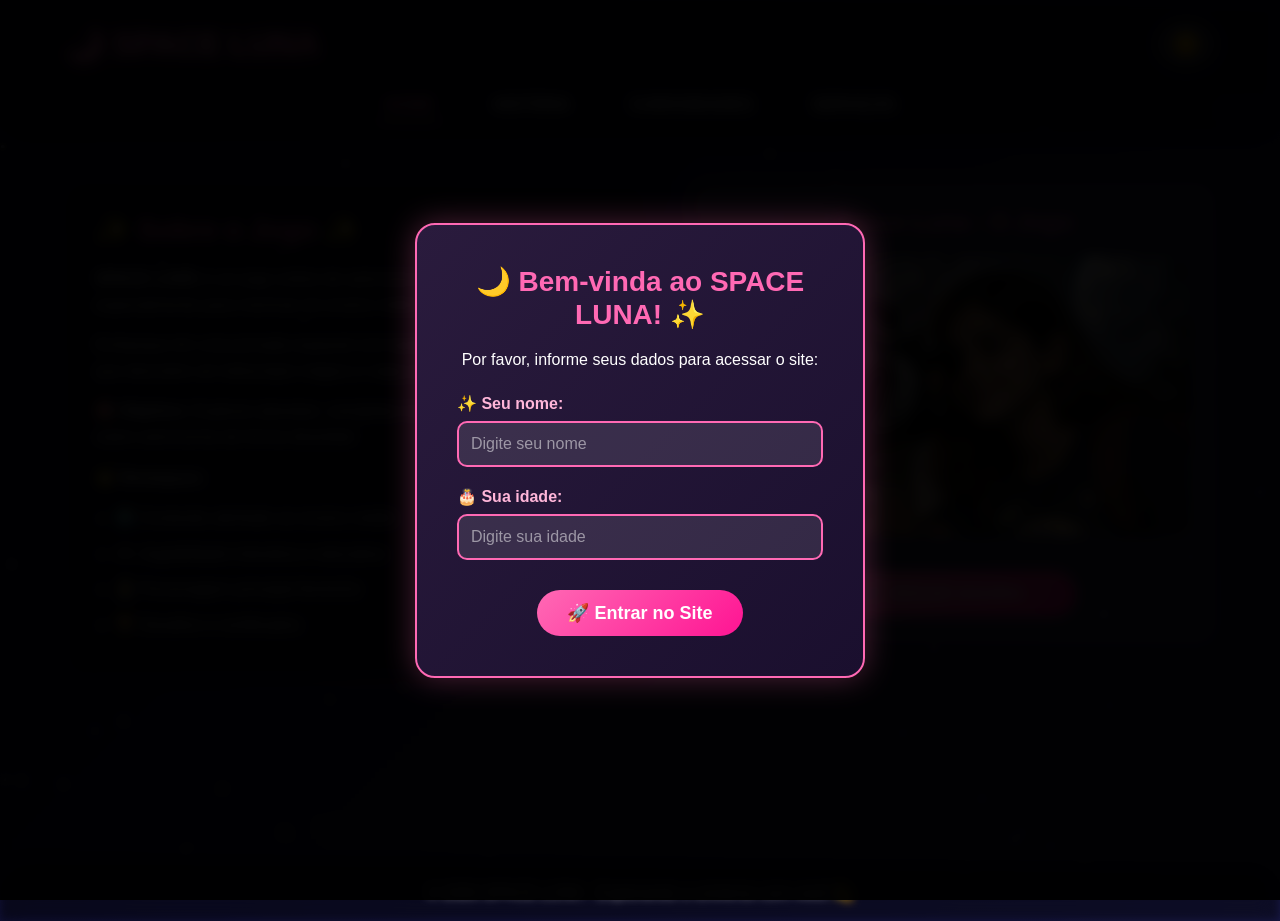
<file: index.html>
<!DOCTYPE html>
<html lang="pt-br">
<head>
    <meta charset="UTF-8">
    <meta name="viewport" content="width=device-width, initial-scale=1.0, user-scalable=yes">
    <title>SPACE LUNA - Home</title>
    <link rel="icon" type="image/svg+xml" href="data:image/svg+xml,<svg xmlns='http://www.w3.org/2000/svg' viewBox='0 0 100 100'><text x='50%25' y='50%25' font-size='80' text-anchor='middle' dominant-baseline='middle' fill='%23ff66cc'>🌙</text></svg>">
    <link rel="stylesheet" href="style.css">
</head>
<body>

    <!-- Modal de verificação de idade -->
    <div id="modal-idade" class="modal">
        <div class="modal-content">
            <h2>🌙 Bem-vinda ao SPACE LUNA! ✨</h2>
            <p>Por favor, informe seus dados para acessar o site:</p>
            
            <div class="campo-modal">
                <label>✨ Seu nome:</label>
                <input type="text" id="nome-usuario" placeholder="Digite seu nome" autocomplete="off">
            </div>
            
            <div class="campo-modal">
                <label>🎂 Sua idade:</label>
                <input type="number" id="idade-usuario" placeholder="Digite sua idade" min="0" max="120">
            </div>
            
            <button id="btn-verificar" class="btn-verificar">🚀 Entrar no Site</button>
        </div>
    </div>

    <header>
        <div class="header-container">
            <div class="logo-titulo">
                <h1>🌙 SPACE LUNA</h1>
            </div>
            <button id="btn-tema" class="btn-tema" aria-label="Mudar tema">🌞</button>
        </div>
        <nav>
            <a href="index.html" class="ativo">HOME</a>
            <a href="historia.html">HISTÓRIA</a>
            <a href="curiosidades.html">CURIOSIDADES</a>
            <a href="servicos.html">SERVIÇOS</a>
        </nav>
    </header>

    <main class="home">
        <section class="intro">
            <div class="home-container">
                <!-- Lado esquerdo - Texto explicativo -->
                <div class="home-texto">
                    <h2>✨ Sobre o Jogo ✨</h2>
                    <p><strong>SPACE LUNA</strong> é um jogo online de astronomia desenvolvido especialmente para meninas do ensino médio que amam o universo!</p>
                    <p>Embarque em uma jornada espacial com <strong>Luna</strong>, uma jovem estudante que descobre um telescópio mágico e viaja pelo Sistema Solar.</p>
                    <p>🎯 <strong>Objetivo:</strong> Explorar planetas, completar missões científicas e aprender sobre astronomia de forma divertida!</p>
                    <p>🌟 <strong>Destaques:</strong></p>
                    <ul>
                        <li>🌍 Conteúdo alinhado ao ensino médio</li>
                        <li>🎮 Jogabilidade interativa e educativa</li>
                        <li>👩‍🚀 Personagem principal feminina</li>
                        <li>🏆 Desafios e certificados</li>
                    </ul>
                </div>

                <!-- Lado direito - JOGO -->
                <div class="home-jogo">
                    <div class="jogo-card">
                        <h3>Space Luna - O Jogo</h3>
                        <div class="jogo-preview">
                            <img src="luna-personagem3.PNG" alt="Prévia do jogo Space Luna" class="preview-imagem" onerror="this.src='https://via.placeholder.com/400x280/2a1b3d/ff69b4?text=🌙+SPACE+LUNA+🚀'">
                        </div>
                        <a href="Space_Luna_Sistema_Solar/index.html" target="_blank" class="btn-jogar-agora">🔗 JOGAR AGORA →</a>
                    </div>
                </div>
            </div>
        </section>
    </main>

    <footer>
        <p>&copy; 2026 SPACE LUNA - Explorando o universo com você 💫</p>
    </footer>

    <div class="stars" id="stars"></div>

    <script>
        function createStars() {
            const starsContainer = document.getElementById('stars');
            if (!starsContainer) return;
            const numStars = 150;
            starsContainer.innerHTML = '';
            for (let i = 0; i < numStars; i++) {
                const star = document.createElement('div');
                star.classList.add('star');
                const size = Math.random() * 3 + 1;
                star.style.width = size + 'px';
                star.style.height = size + 'px';
                star.style.left = Math.random() * 100 + '%';
                star.style.top = Math.random() * 100 + '%';
                const duration = Math.random() * 3 + 2;
                star.style.animationDuration = duration + 's';
                star.style.animationDelay = Math.random() * 5 + 's';
                starsContainer.appendChild(star);
            }
        }
        createStars();

        // Verificação de idade
        const usuarioAprovado = sessionStorage.getItem('spaceLunaAprovado');
        const modal = document.getElementById('modal-idade');
        const header = document.querySelector('header');
        const footer = document.querySelector('footer');
        const main = document.querySelector('main');
        
        function blurContent() {
            if (main) main.style.filter = 'blur(5px)';
            if (header) header.style.filter = 'blur(5px)';
            if (footer) footer.style.filter = 'blur(5px)';
        }
        
        function unblurContent() {
            if (main) main.style.filter = 'none';
            if (header) header.style.filter = 'none';
            if (footer) footer.style.filter = 'none';
        }
        
        if (usuarioAprovado === 'true') {
            if (modal) modal.style.display = 'none';
            unblurContent();
        } else {
            if (modal) modal.style.display = 'flex';
            blurContent();
        }
        
        const btnVerificar = document.getElementById('btn-verificar');
        if (btnVerificar) {
            btnVerificar.addEventListener('click', function() {
                const nomeInput = document.getElementById('nome-usuario');
                const idadeInput = document.getElementById('idade-usuario');
                const nome = nomeInput ? nomeInput.value.trim() : '';
                const idade = idadeInput ? parseInt(idadeInput.value) : 0;
                
                if (nome === '') {
                    alert('Por favor, digite seu nome!');
                    if (nomeInput) nomeInput.focus();
                    return;
                }
                if (isNaN(idade) || idade <= 0) {
                    alert('Por favor, digite uma idade válida!');
                    if (idadeInput) idadeInput.focus();
                    return;
                }
                if (idade < 15) {
                    alert(`🚫 Olá ${nome}! Infelizmente você tem apenas ${idade} anos.\n\nO SPACE LUNA é recomendado para meninas a partir de 15 anos.`);
                    if (nomeInput) nomeInput.value = '';
                    if (idadeInput) idadeInput.value = '';
                } else {
                    alert(`✨ Bem-vinda ${nome}! ✨\n\nPrepare-se para explorar o Sistema Solar com a Luna! 🚀🌙`);
                    if (modal) modal.style.display = 'none';
                    unblurContent();
                    sessionStorage.setItem('spaceLunaAprovado', 'true');
                }
            });
        }

        // Tema rosa claro/escuro
        const btnTema = document.getElementById('btn-tema');
        const body = document.body;
        const temaSalvo = localStorage.getItem('temaSpaceLuna');
        
        if (temaSalvo === 'claro') {
            body.classList.add('tema-claro');
            if (btnTema) btnTema.textContent = '🌙';
        } else {
            if (btnTema) btnTema.textContent = '🌞';
        }
        
        if (btnTema) {
            btnTema.addEventListener('click', () => {
                body.classList.toggle('tema-claro');
                if (body.classList.contains('tema-claro')) {
                    localStorage.setItem('temaSpaceLuna', 'claro');
                    btnTema.textContent = '🌙';
                } else {
                    localStorage.setItem('temaSpaceLuna', 'escuro');
                    btnTema.textContent = '🌞';
                }
            });
        }
    </script>
</body>
</html>
</file>
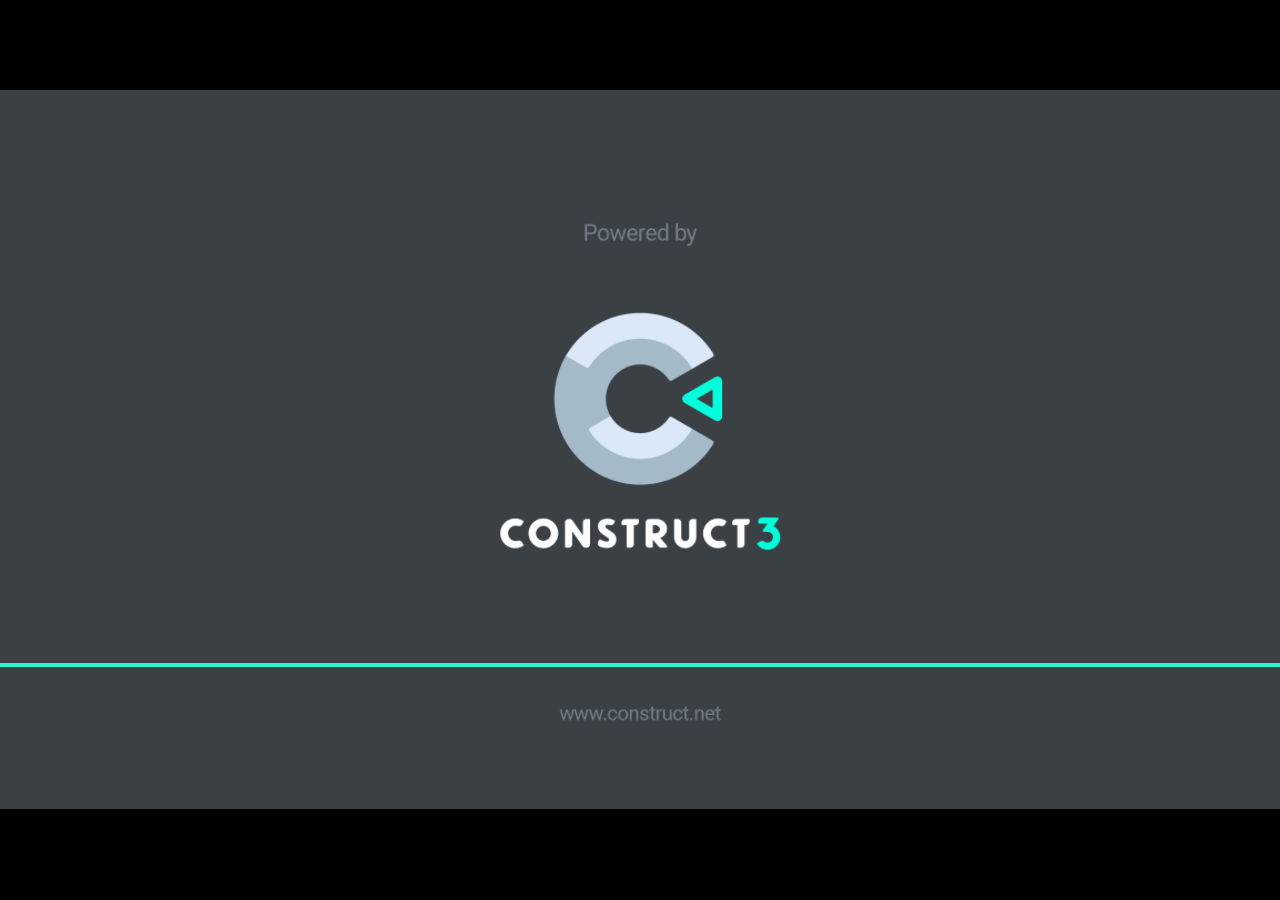
<file: Space_Luna_Sistema_Solar/index.html>
<!DOCTYPE html>
<html>
<head>
    <meta charset="UTF-8">
	<title>Space_Luna_Sistema_Solar</title>
	<meta name="viewport" content="width=device-width, initial-scale=1.0, maximum-scale=1.0, minimum-scale=1.0, user-scalable=no">
	
	<!-- Made with Construct, the game and app creator :: https://www.construct.net -->
	<meta name="generator" content="Scirra Construct">



	<link rel="manifest" href="appmanifest.json">
	<link rel="apple-touch-icon" sizes="128x128" href="icons/icon-128.png">
	<link rel="apple-touch-icon" sizes="256x256" href="icons/icon-256.png">
	<link rel="apple-touch-icon" sizes="512x512" href="icons/icon-512.png">
	<link rel="icon" type="image/png" href="icons/icon-512.png">

	<link rel="stylesheet" href="style.css">



</head> 
 
<body>

	

<script>
if (location.protocol.substr(0, 4) === "file")
{
	alert("Web exports won't work until you upload them. (When running on the file: protocol, browsers block many features from working for security reasons.)");
}
</script>
	
	<noscript>
		<div id="notSupportedWrap">
			<h2 id="notSupportedTitle">This content requires JavaScript</h2>
			<p class="notSupportedMessage">JavaScript appears to be disabled. Please enable it to view this content.</p>
		</div>
	</noscript>
	<script src="scripts/modernjscheck.js"></script>
	<script src="scripts/supportcheck.js"></script>
	<script src="scripts/offlineclient.js" type="module"></script>
	<script src="scripts/main.js" type="module"></script>
	<script src="scripts/register-sw.js" type="module"></script>

</body> 
</html>
</file>
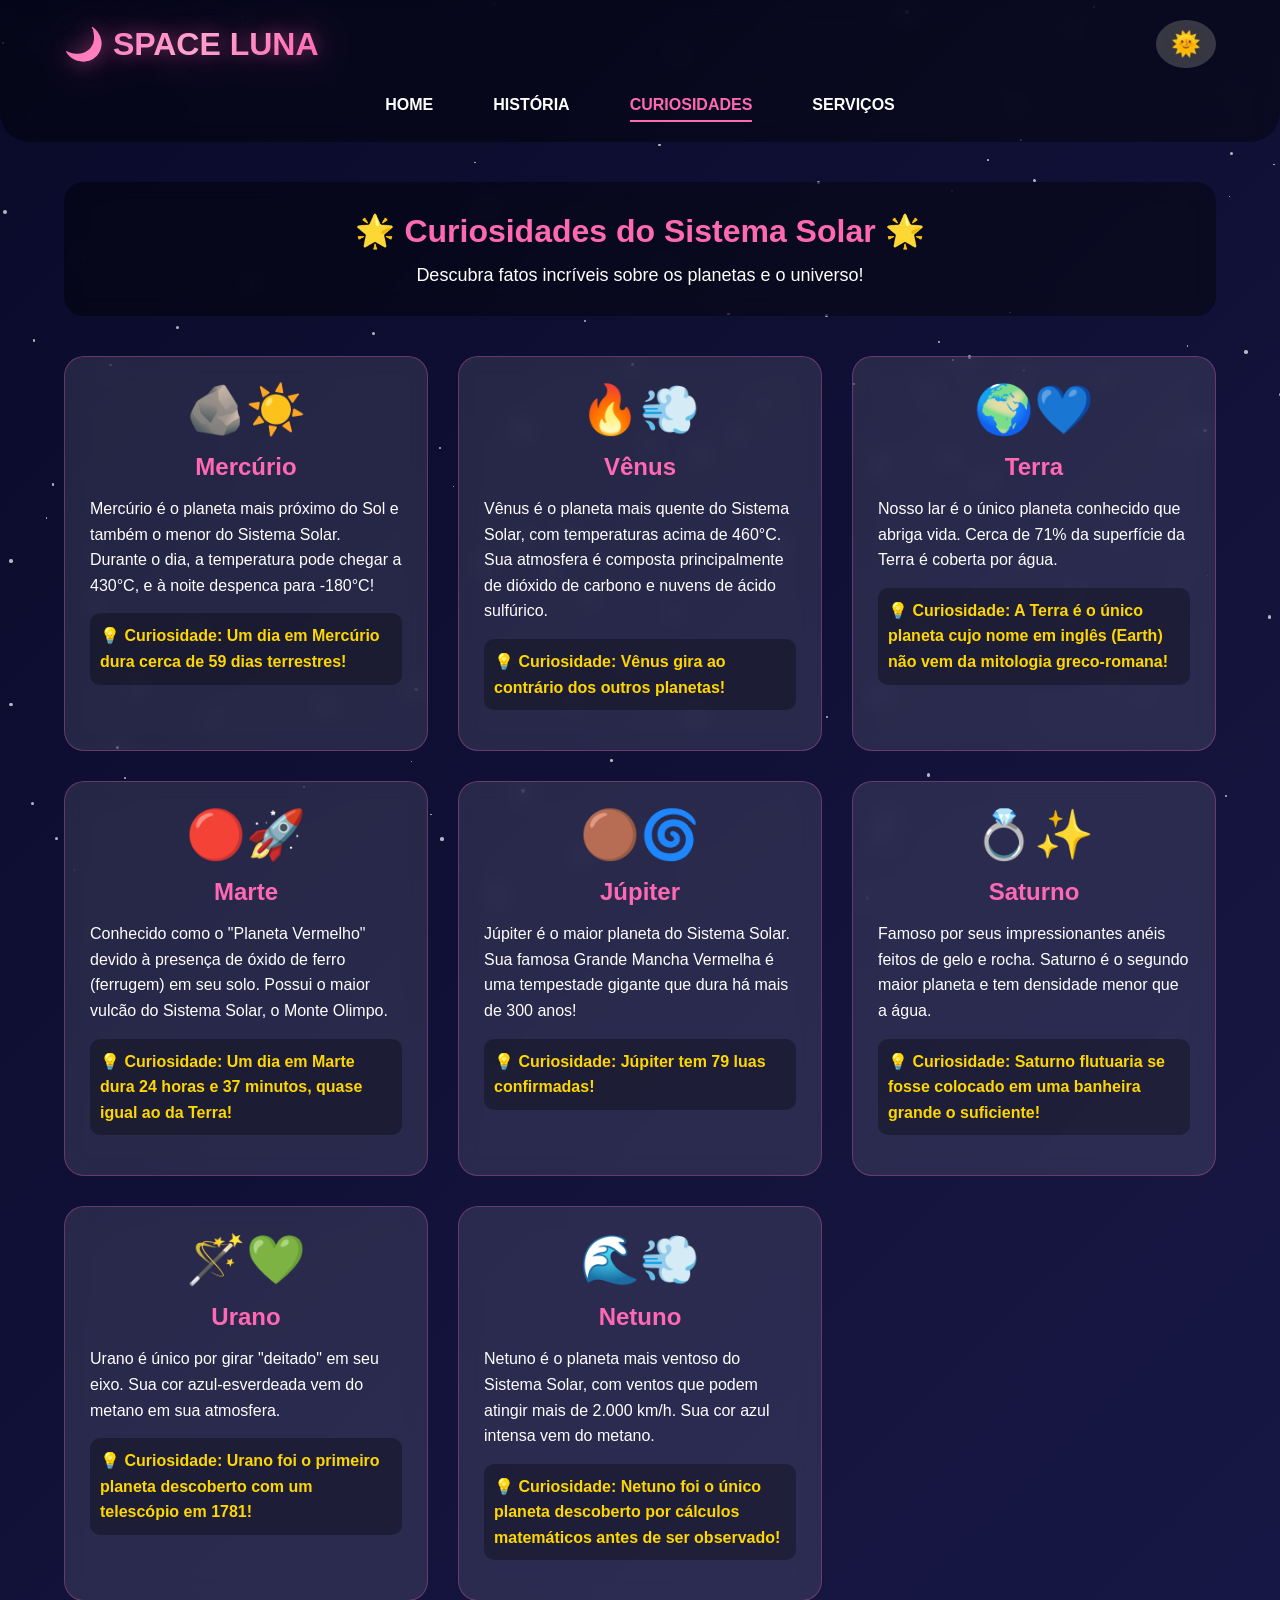
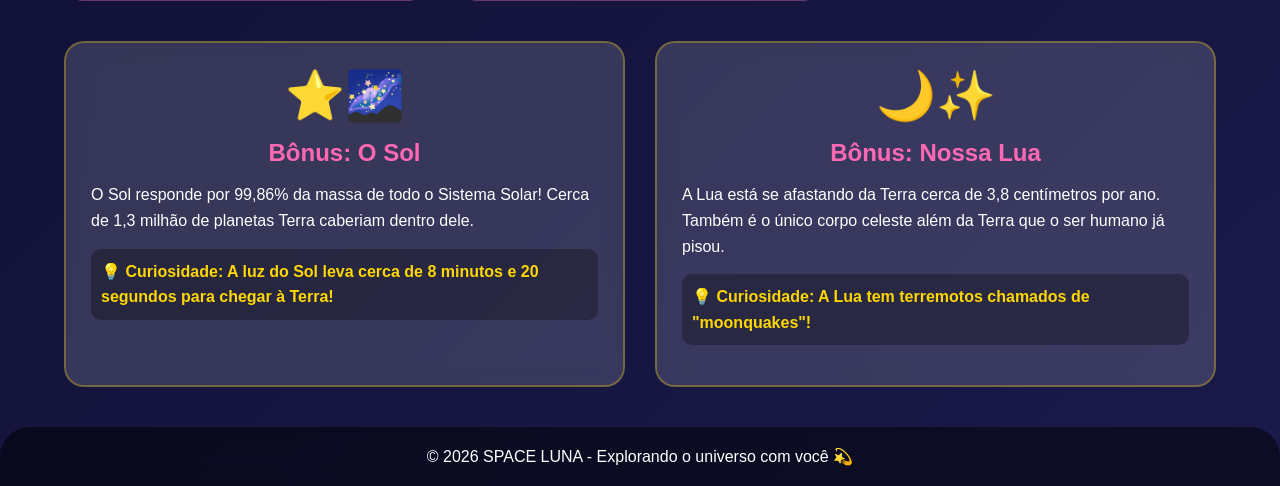
<file: curiosidades.html>
<!DOCTYPE html>
<html lang="pt-br">
<head>
    <meta charset="UTF-8">
    <meta name="viewport" content="width=device-width, initial-scale=1.0">
    <title>SPACE LUNA - Curiosidades</title>
    <link rel="icon" type="image/svg+xml" href="data:image/svg+xml,<svg xmlns='http://www.w3.org/2000/svg' viewBox='0 0 100 100'><text x='50%25' y='50%25' font-size='80' text-anchor='middle' dominant-baseline='middle' fill='%23ff66cc'>🌙</text></svg>">
    <link rel="stylesheet" href="style.css">
</head>
<body>

    <header>
        <div class="header-container">
            <div class="logo-titulo">
                <h1>🌙 SPACE LUNA</h1>
            </div>
            <button id="btn-tema" class="btn-tema" aria-label="Mudar tema">🌞</button>
        </div>
        <nav>
            <a href="index.html">HOME</a>
            <a href="historia.html">HISTÓRIA</a>
            <a href="curiosidades.html" class="ativo">CURIOSIDADES</a>
            <a href="servicos.html">SERVIÇOS</a>
        </nav>
    </header>

    <main>
        <div class="curiosidades-container">
            <div class="curiosidades-header">
                <h2>🌟 Curiosidades do Sistema Solar 🌟</h2>
                <p>Descubra fatos incríveis sobre os planetas e o universo!</p>
            </div>

            <div class="planetas-grid">
                <!-- MERCÚRIO -->
                <div class="card-curiosidade">
                    <div class="planeta-icon">🪨☀️</div>
                    <h3>Mercúrio</h3>
                    <p>Mercúrio é o planeta mais próximo do Sol e também o menor do Sistema Solar. Durante o dia, a temperatura pode chegar a 430°C, e à noite despenca para -180°C!</p>
                    <p class="curiosidade-destaque">💡 Curiosidade: Um dia em Mercúrio dura cerca de 59 dias terrestres!</p>
                </div>

                <!-- VÊNUS -->
                <div class="card-curiosidade">
                    <div class="planeta-icon">🔥💨</div>
                    <h3>Vênus</h3>
                    <p>Vênus é o planeta mais quente do Sistema Solar, com temperaturas acima de 460°C. Sua atmosfera é composta principalmente de dióxido de carbono e nuvens de ácido sulfúrico.</p>
                    <p class="curiosidade-destaque">💡 Curiosidade: Vênus gira ao contrário dos outros planetas!</p>
                </div>

                <!-- TERRA -->
                <div class="card-curiosidade">
                    <div class="planeta-icon">🌍💙</div>
                    <h3>Terra</h3>
                    <p>Nosso lar é o único planeta conhecido que abriga vida. Cerca de 71% da superfície da Terra é coberta por água.</p>
                    <p class="curiosidade-destaque">💡 Curiosidade: A Terra é o único planeta cujo nome em inglês (Earth) não vem da mitologia greco-romana!</p>
                </div>

                <!-- MARTE -->
                <div class="card-curiosidade">
                    <div class="planeta-icon">🔴🚀</div>
                    <h3>Marte</h3>
                    <p>Conhecido como o "Planeta Vermelho" devido à presença de óxido de ferro (ferrugem) em seu solo. Possui o maior vulcão do Sistema Solar, o Monte Olimpo.</p>
                    <p class="curiosidade-destaque">💡 Curiosidade: Um dia em Marte dura 24 horas e 37 minutos, quase igual ao da Terra!</p>
                </div>

                <!-- JÚPITER -->
                <div class="card-curiosidade">
                    <div class="planeta-icon">🟤🌀</div>
                    <h3>Júpiter</h3>
                    <p>Júpiter é o maior planeta do Sistema Solar. Sua famosa Grande Mancha Vermelha é uma tempestade gigante que dura há mais de 300 anos!</p>
                    <p class="curiosidade-destaque">💡 Curiosidade: Júpiter tem 79 luas confirmadas!</p>
                </div>

                <!-- SATURNO -->
                <div class="card-curiosidade">
                    <div class="planeta-icon">💍✨</div>
                    <h3>Saturno</h3>
                    <p>Famoso por seus impressionantes anéis feitos de gelo e rocha. Saturno é o segundo maior planeta e tem densidade menor que a água.</p>
                    <p class="curiosidade-destaque">💡 Curiosidade: Saturno flutuaria se fosse colocado em uma banheira grande o suficiente!</p>
                </div>

                <!-- URANO -->
                <div class="card-curiosidade">
                    <div class="planeta-icon">🪄💚</div>
                    <h3>Urano</h3>
                    <p>Urano é único por girar "deitado" em seu eixo. Sua cor azul-esverdeada vem do metano em sua atmosfera.</p>
                    <p class="curiosidade-destaque">💡 Curiosidade: Urano foi o primeiro planeta descoberto com um telescópio em 1781!</p>
                </div>

                <!-- NETUNO -->
                <div class="card-curiosidade">
                    <div class="planeta-icon">🌊💨</div>
                    <h3>Netuno</h3>
                    <p>Netuno é o planeta mais ventoso do Sistema Solar, com ventos que podem atingir mais de 2.000 km/h. Sua cor azul intensa vem do metano.</p>
                    <p class="curiosidade-destaque">💡 Curiosidade: Netuno foi o único planeta descoberto por cálculos matemáticos antes de ser observado!</p>
                </div>
            </div>

            <!-- BÔNUS: CURIOSIDADES EXTRAS -->
            <div class="curiosidades-extra">
                <div class="card-curiosidade extra">
                    <div class="planeta-icon">⭐🌌</div>
                    <h3>Bônus: O Sol</h3>
                    <p>O Sol responde por 99,86% da massa de todo o Sistema Solar! Cerca de 1,3 milhão de planetas Terra caberiam dentro dele.</p>
                    <p class="curiosidade-destaque">💡 Curiosidade: A luz do Sol leva cerca de 8 minutos e 20 segundos para chegar à Terra!</p>
                </div>

                <div class="card-curiosidade extra">
                    <div class="planeta-icon">🌙✨</div>
                    <h3>Bônus: Nossa Lua</h3>
                    <p>A Lua está se afastando da Terra cerca de 3,8 centímetros por ano. Também é o único corpo celeste além da Terra que o ser humano já pisou.</p>
                    <p class="curiosidade-destaque">💡 Curiosidade: A Lua tem terremotos chamados de "moonquakes"!</p>
                </div>
            </div>
        </div>
    </main>

    <footer>
        <p>&copy; 2026 SPACE LUNA - Explorando o universo com você 💫</p>
    </footer>

    <div class="stars" id="stars"></div>

    <script>
        function createStars() {
            const starsContainer = document.getElementById('stars');
            if (!starsContainer) return;
            const numStars = 150;
            starsContainer.innerHTML = '';
            for (let i = 0; i < numStars; i++) {
                const star = document.createElement('div');
                star.classList.add('star');
                const size = Math.random() * 3 + 1;
                star.style.width = size + 'px';
                star.style.height = size + 'px';
                star.style.left = Math.random() * 100 + '%';
                star.style.top = Math.random() * 100 + '%';
                const duration = Math.random() * 3 + 2;
                star.style.animationDuration = duration + 's';
                star.style.animationDelay = Math.random() * 5 + 's';
                starsContainer.appendChild(star);
            }
        }
        createStars();

        // Tema rosa claro/escuro
        const btnTema = document.getElementById('btn-tema');
        const body = document.body;
        const temaSalvo = localStorage.getItem('temaSpaceLuna');
        
        if (temaSalvo === 'claro') {
            body.classList.add('tema-claro');
            if (btnTema) btnTema.textContent = '🌙';
        } else {
            if (btnTema) btnTema.textContent = '🌞';
        }
        
        if (btnTema) {
            btnTema.addEventListener('click', () => {
                body.classList.toggle('tema-claro');
                if (body.classList.contains('tema-claro')) {
                    localStorage.setItem('temaSpaceLuna', 'claro');
                    btnTema.textContent = '🌙';
                } else {
                    localStorage.setItem('temaSpaceLuna', 'escuro');
                    btnTema.textContent = '🌞';
                }
            });
        }
    </script>
</body>
</html>
</file>
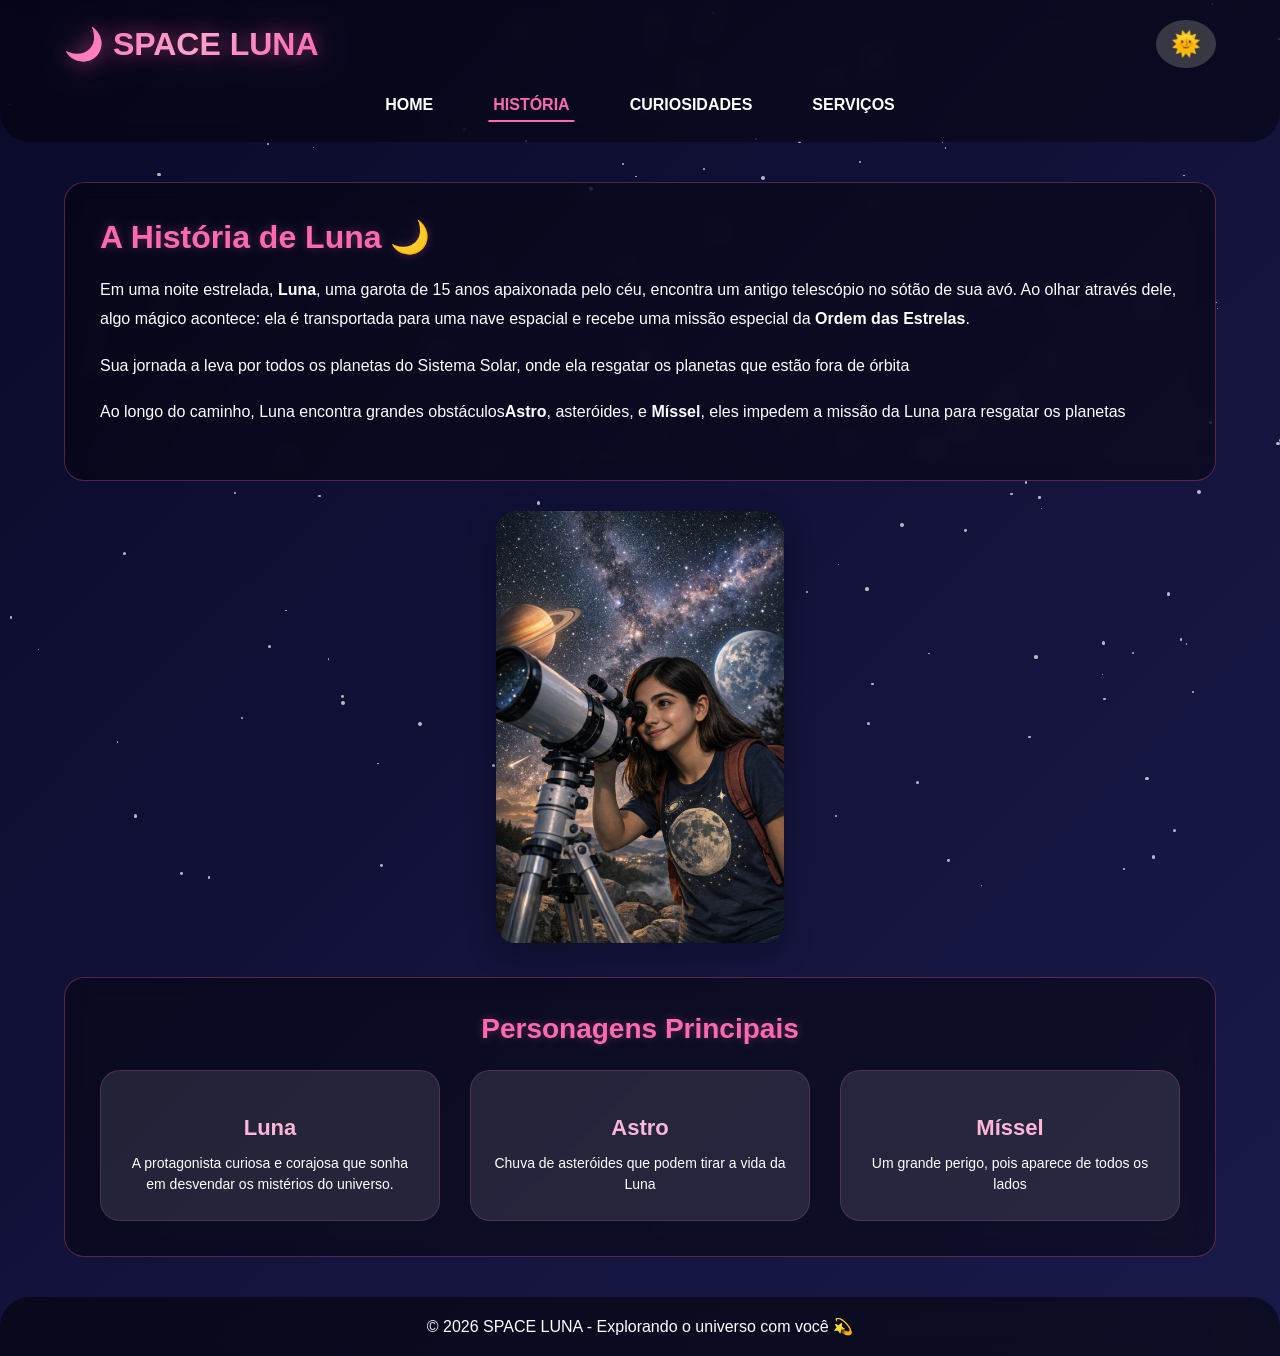
<file: historia.html>
<!DOCTYPE html>
<html lang="pt-br">
<head>
    <meta charset="UTF-8">
    <meta name="viewport" content="width=device-width, initial-scale=1.0">
    <title>SPACE LUNA - História</title>
    <link rel="icon" type="image/svg+xml" href="data:image/svg+xml,<svg xmlns='http://www.w3.org/2000/svg' viewBox='0 0 100 100'><text x='50%25' y='50%25' font-size='80' text-anchor='middle' dominant-baseline='middle' fill='%23ff66cc'>🌙</text></svg>">
    <link rel="stylesheet" href="style.css">
</head>
<body>

    <header>
        <div class="header-container">
            <div class="logo-titulo">
                <h1>🌙 SPACE LUNA</h1>
            </div>
            <button id="btn-tema" class="btn-tema" aria-label="Mudar tema">🌞</button>
        </div>
        <nav>
            <a href="index.html">HOME</a>
            <a href="historia.html" class="ativo">HISTÓRIA</a>
            <a href="curiosidades.html">CURIOSIDADES</a>
            <a href="servicos.html">SERVIÇOS</a>
        </nav>
    </header>

    <main>
        <div class="historia-container">
            <div class="historia-texto">
                <h2>A História de Luna 🌙</h2>
                <p>Em uma noite estrelada, <strong>Luna</strong>, uma garota de 15 anos apaixonada pelo céu, encontra um antigo telescópio no sótão de sua avó. Ao olhar através dele, algo mágico acontece: ela é transportada para uma nave espacial e recebe uma missão especial da <strong>Ordem das Estrelas</strong>.</p>
                <p>Sua jornada a leva por todos os planetas do Sistema Solar, onde ela resgatar os planetas que estão fora de órbita</p>
                <p>Ao longo do caminho, Luna encontra grandes obstáculos<strong>Astro</strong>, asteróides, e <strong>Míssel</strong>,  eles impedem a missão da Luna para resgatar os planetas</p>
            </div>

            <div class="historia-imagem">
                <img src="luna-personagem2.png" alt="Luna astronauta" onerror="this.src='https://via.placeholder.com/600x300/2a1b3d/ff69b4?text=🌙+Luna+em+missão+espacial+🚀'">
            </div>

            <div class="historia-personagens">
                <h3> Personagens Principais</h3>
                <div class="personagens-grid">
                    <div class="personagem-card">
                        <div class="personagem-icon"></div>
                        <h4>Luna</h4>
                        <p>A protagonista curiosa e corajosa que sonha em desvendar os mistérios do universo.</p>
                    </div>
                    <div class="personagem-card">
                        <div class="personagem-icon"> </div>
                        <h4>Astro</h4>
                        <p> Chuva de asteróides que podem tirar a vida da Luna</p>
                    </div>
                    <div class="personagem-card">
                        <div class="personagem-icon"> </div>
                        <h4>Míssel</h4>
                        <p>Um grande perigo, pois aparece de todos os lados</p>
                    </div>
                </div>
            </div>
        </div>
    </main>

    <footer>
        <p>&copy; 2026 SPACE LUNA - Explorando o universo com você 💫</p>
    </footer>

    <div class="stars" id="stars"></div>

    <script>
        function createStars() {
            const starsContainer = document.getElementById('stars');
            if (!starsContainer) return;
            const numStars = 150;
            starsContainer.innerHTML = '';
            for (let i = 0; i < numStars; i++) {
                const star = document.createElement('div');
                star.classList.add('star');
                const size = Math.random() * 3 + 1;
                star.style.width = size + 'px';
                star.style.height = size + 'px';
                star.style.left = Math.random() * 100 + '%';
                star.style.top = Math.random() * 100 + '%';
                const duration = Math.random() * 3 + 2;
                star.style.animationDuration = duration + 's';
                star.style.animationDelay = Math.random() * 5 + 's';
                starsContainer.appendChild(star);
            }
        }
        createStars();

        // Tema rosa claro/escuro
        const btnTema = document.getElementById('btn-tema');
        const body = document.body;
        const temaSalvo = localStorage.getItem('temaSpaceLuna');
        
        if (temaSalvo === 'claro') {
            body.classList.add('tema-claro');
            if (btnTema) btnTema.textContent = '🌙';
        } else {
            if (btnTema) btnTema.textContent = '🌞';
        }
        
        if (btnTema) {
            btnTema.addEventListener('click', () => {
                body.classList.toggle('tema-claro');
                if (body.classList.contains('tema-claro')) {
                    localStorage.setItem('temaSpaceLuna', 'claro');
                    btnTema.textContent = '🌙';
                } else {
                    localStorage.setItem('temaSpaceLuna', 'escuro');
                    btnTema.textContent = '🌞';
                }
            });
        }
    </script>
</body>
</html>
</file>
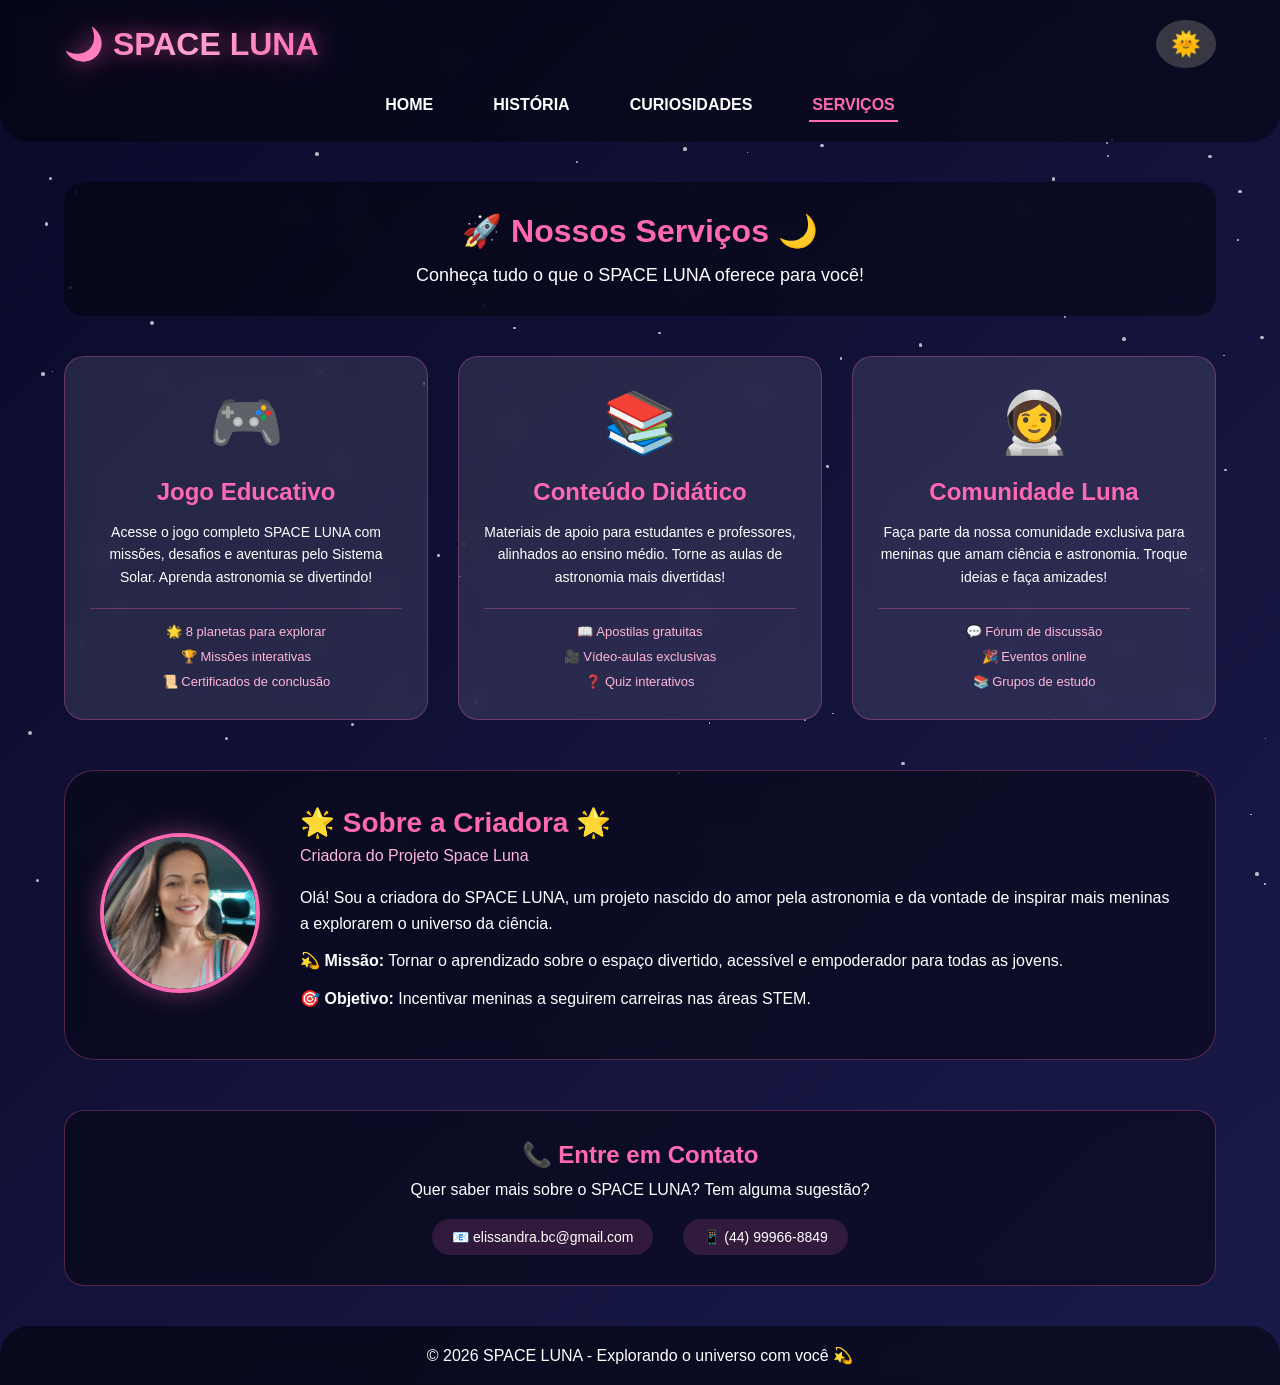
<file: servicos.html>
<!DOCTYPE html>
<html lang="pt-br">
<head>
    <meta charset="UTF-8">
    <meta name="viewport" content="width=device-width, initial-scale=1.0">
    <title>SPACE LUNA - Serviços</title>
    <link rel="icon" type="image/svg+xml" href="data:image/svg+xml,<svg xmlns='http://www.w3.org/2000/svg' viewBox='0 0 100 100'><text x='50%25' y='50%25' font-size='80' text-anchor='middle' dominant-baseline='middle' fill='%23ff66cc'>🌙</text></svg>">
    <link rel="stylesheet" href="style.css">
</head>
<body>

    <header>
        <div class="header-container">
            <div class="logo-titulo">
                <h1>🌙 SPACE LUNA</h1>
            </div>
            <button id="btn-tema" class="btn-tema" aria-label="Mudar tema">🌞</button>
        </div>
        <nav>
            <a href="index.html">HOME</a>
            <a href="historia.html">HISTÓRIA</a>
            <a href="curiosidades.html">CURIOSIDADES</a>
            <a href="servicos.html" class="ativo">SERVIÇOS</a>
        </nav>
    </header>

    <main>
        <div class="servicos-container">
            <div class="servicos-header">
                <h2>🚀 Nossos Serviços 🌙</h2>
                <p>Conheça tudo o que o SPACE LUNA oferece para você!</p>
            </div>

            <!-- GRID DE SERVIÇOS - APENAS 3 ITENS -->
            <div class="servicos-grid">
                <!-- Serviço 1 -->
                <div class="servico-card">
                    <div class="servico-icon">🎮</div>
                    <h3>Jogo Educativo</h3>
                    <p>Acesse o jogo completo SPACE LUNA com missões, desafios e aventuras pelo Sistema Solar. Aprenda astronomia se divertindo!</p>
                    <div class="servico-destaque">
                        <span>🌟 8 planetas para explorar</span>
                        <span>🏆 Missões interativas</span>
                        <span>📜 Certificados de conclusão</span>
                    </div>
                </div>

                <!-- Serviço 2 -->
                <div class="servico-card">
                    <div class="servico-icon">📚</div>
                    <h3>Conteúdo Didático</h3>
                    <p>Materiais de apoio para estudantes e professores, alinhados ao ensino médio. Torne as aulas de astronomia mais divertidas!</p>
                    <div class="servico-destaque">
                        <span>📖 Apostilas gratuitas</span>
                        <span>🎥 Vídeo-aulas exclusivas</span>
                        <span>❓ Quiz interativos</span>
                    </div>
                </div>

                <!-- Serviço 3 -->
                <div class="servico-card">
                    <div class="servico-icon">👩‍🚀</div>
                    <h3>Comunidade Luna</h3>
                    <p>Faça parte da nossa comunidade exclusiva para meninas que amam ciência e astronomia. Troque ideias e faça amizades!</p>
                    <div class="servico-destaque">
                        <span>💬 Fórum de discussão</span>
                        <span>🎉 Eventos online</span>
                        <span>📚 Grupos de estudo</span>
                    </div>
                </div>
            </div>

            <!-- SEÇÃO DA CRIADORA COM FOTO REDONDA -->
            <div class="criadora-section">
                <div class="criadora-card">
                    <div class="foto-criadora">
                        <img src="minha-foto.jpeg" alt="Foto da Criadora" id="foto-perfil" onerror="this.src='https://via.placeholder.com/150/ff69b4/ffffff?text=🌙+SUA+FOTO+AQUI'">
                    </div>
                    <div class="criadora-info">
                        <h3>🌟 Sobre a Criadora 🌟</h3>
                        <h4>Criadora do Projeto Space Luna</h4>
                        <p>Olá! Sou a criadora do SPACE LUNA, um projeto nascido do amor pela astronomia e da vontade de inspirar mais meninas a explorarem o universo da ciência.</p>
                        <p>💫 <strong>Missão:</strong> Tornar o aprendizado sobre o espaço divertido, acessível e empoderador para todas as jovens.</p>
                        <p>🎯 <strong>Objetivo:</strong> Incentivar meninas a seguirem carreiras nas áreas STEM.</p>
                    </div>
                </div>
            </div>

            <!-- SEÇÃO DE CONTATO SIMPLIFICADA -->
            <div class="servicos-contato">
                <h3>📞 Entre em Contato</h3>
                <p>Quer saber mais sobre o SPACE LUNA? Tem alguma sugestão?</p>
                <div class="contato-info">
                    <div class="contato-item">📧 elissandra.bc@gmail.com</div>
                    <div class="contato-item">📱 (44) 99966-8849</div>
                </div>
            </div>
        </div>
    </main>

    <footer>
        <p>&copy; 2026 SPACE LUNA - Explorando o universo com você 💫</p>
    </footer>

    <div class="stars" id="stars"></div>

    <script>
        function createStars() {
            const starsContainer = document.getElementById('stars');
            if (!starsContainer) return;
            const numStars = 150;
            starsContainer.innerHTML = '';
            for (let i = 0; i < numStars; i++) {
                const star = document.createElement('div');
                star.classList.add('star');
                const size = Math.random() * 3 + 1;
                star.style.width = size + 'px';
                star.style.height = size + 'px';
                star.style.left = Math.random() * 100 + '%';
                star.style.top = Math.random() * 100 + '%';
                const duration = Math.random() * 3 + 2;
                star.style.animationDuration = duration + 's';
                star.style.animationDelay = Math.random() * 5 + 's';
                starsContainer.appendChild(star);
            }
        }
        createStars();

        // Tema rosa claro/escuro
        const btnTema = document.getElementById('btn-tema');
        const body = document.body;
        const temaSalvo = localStorage.getItem('temaSpaceLuna');
        
        if (temaSalvo === 'claro') {
            body.classList.add('tema-claro');
            if (btnTema) btnTema.textContent = '🌙';
        } else {
            if (btnTema) btnTema.textContent = '🌞';
        }
        
        if (btnTema) {
            btnTema.addEventListener('click', () => {
                body.classList.toggle('tema-claro');
                if (body.classList.contains('tema-claro')) {
                    localStorage.setItem('temaSpaceLuna', 'claro');
                    btnTema.textContent = '🌙';
                } else {
                    localStorage.setItem('temaSpaceLuna', 'escuro');
                    btnTema.textContent = '🌞';
                }
            });
        }

        // Duplo clique na foto para trocar
        const fotoPerfil = document.getElementById('foto-perfil');
        if (fotoPerfil) {
            fotoPerfil.addEventListener('dblclick', function() {
                const input = document.createElement('input');
                input.type = 'file';
                input.accept = 'image/*';
                input.onchange = function(e) {
                    const file = e.target.files[0];
                    if (file) {
                        const reader = new FileReader();
                        reader.onload = function(event) {
                            fotoPerfil.src = event.target.result;
                        }
                        reader.readAsDataURL(file);
                    }
                }
                input.click();
            });
        }
    </script>
</body>
</html>
</file>
<file: style.css>
/* RESET E CONFIGURAÇÕES GERAIS */
* {
    margin: 0;
    padding: 0;
    box-sizing: border-box;
}

body {
    font-family: 'Segoe UI', Tahoma, Geneva, Verdana, sans-serif;
    background: linear-gradient(135deg, #0a0a2a 0%, #1a1a4a 100%);
    color: #ffffff;
    min-height: 100vh;
    position: relative;
    overflow-x: hidden;
    transition: background 0.3s ease, color 0.3s ease;
}

/* TEMA CLARO (ROSA) */
body.tema-claro {
    background: linear-gradient(135deg, #ffe6f0 0%, #ffd1e0 100%);
    color: #4a154b;
}

body.tema-claro header {
    background: rgba(255, 255, 255, 0.8);
}

body.tema-claro nav a {
    color: #4a154b;
}

body.tema-claro .jogo-card,
body.tema-claro .card-curiosidade,
body.tema-claro .servico-card,
body.tema-claro .personagem-card {
    background: rgba(255, 255, 255, 0.9);
    box-shadow: 0 8px 20px rgba(0, 0, 0, 0.1);
}

body.tema-claro .home-texto,
body.tema-claro .historia-texto,
body.tema-claro .historia-personagens,
body.tema-claro .curiosidades-header,
body.tema-claro .servicos-header,
body.tema-claro .criadora-card,
body.tema-claro .servicos-contato {
    background: rgba(255, 255, 255, 0.85);
    color: #4a154b;
}

body.tema-claro footer {
    background: rgba(255, 107, 157, 0.9);
    color: white;
}

body.tema-claro .preview-placeholder {
    background: linear-gradient(135deg, #ffb6d9, #ff69b4);
}

body.tema-claro .servico-destaque span,
body.tema-claro .curiosidade-destaque {
    background: rgba(255, 105, 180, 0.1);
    color: #4a154b;
}

/* ESTRELAS DE FUNDO */
.stars {
    position: fixed;
    top: 0;
    left: 0;
    width: 100%;
    height: 100%;
    pointer-events: none;
    z-index: 0;
}

.star {
    position: absolute;
    background-color: white;
    border-radius: 50%;
    opacity: 0.7;
    animation: twinkle 3s infinite alternate;
}

@keyframes twinkle {
    0% {
        opacity: 0.2;
        transform: scale(1);
    }
    100% {
        opacity: 1;
        transform: scale(1.2);
    }
}

/* MODAL DE VERIFICAÇÃO */
.modal {
    display: none;
    position: fixed;
    top: 0;
    left: 0;
    width: 100%;
    height: 100%;
    background: rgba(0, 0, 0, 0.95);
    z-index: 1000;
    justify-content: center;
    align-items: center;
    backdrop-filter: blur(5px);
}

.modal-content {
    background: linear-gradient(135deg, #2a1b3d, #1a0f2e);
    padding: 40px;
    border-radius: 20px;
    text-align: center;
    max-width: 450px;
    width: 90%;
    border: 2px solid #ff69b4;
    box-shadow: 0 0 30px rgba(255, 105, 180, 0.3);
    animation: modalFadeIn 0.5s ease;
}

@keyframes modalFadeIn {
    from {
        opacity: 0;
        transform: scale(0.9);
    }
    to {
        opacity: 1;
        transform: scale(1);
    }
}

.modal-content h2 {
    color: #ff69b4;
    margin-bottom: 20px;
    font-size: 28px;
}

.modal-content p {
    margin-bottom: 25px;
    font-size: 16px;
}

.campo-modal {
    margin-bottom: 20px;
    text-align: left;
}

.campo-modal label {
    display: block;
    margin-bottom: 8px;
    color: #ffb6d9;
    font-weight: bold;
}

.campo-modal input {
    width: 100%;
    padding: 12px;
    border-radius: 10px;
    border: 2px solid #ff69b4;
    background: rgba(255, 255, 255, 0.1);
    color: white;
    font-size: 16px;
    transition: all 0.3s ease;
}

.campo-modal input:focus {
    outline: none;
    border-color: #ffb6d9;
    background: rgba(255, 255, 255, 0.2);
}

.campo-modal input::placeholder {
    color: rgba(255, 255, 255, 0.5);
}

.btn-verificar {
    background: linear-gradient(135deg, #ff69b4, #ff1493);
    color: white;
    border: none;
    padding: 12px 30px;
    border-radius: 25px;
    font-size: 18px;
    font-weight: bold;
    cursor: pointer;
    transition: transform 0.3s ease, box-shadow 0.3s ease;
    margin-top: 10px;
}

.btn-verificar:hover {
    transform: scale(1.05);
    box-shadow: 0 0 20px rgba(255, 105, 180, 0.5);
}

/* HEADER COM BORDA ARREDONDADA */
header {
    background: rgba(0, 0, 0, 0.4);
    backdrop-filter: blur(10px);
    padding: 20px 5%;
    position: relative;
    z-index: 10;
    transition: filter 0.3s ease, background 0.3s ease;
    border-bottom-left-radius: 30px;
    border-bottom-right-radius: 30px;
    margin-bottom: 20px;
}

.header-container {
    display: flex;
    justify-content: space-between;
    align-items: center;
    flex-wrap: wrap;
    gap: 15px;
}

/* TÍTULO SPACE LUNA COM BRILHO */
.logo-titulo h1 {
    font-size: 32px;
    background: linear-gradient(135deg, #ff69b4, #ffb6d9, #ff69b4);
    -webkit-background-clip: text;
    background-clip: text;
    color: transparent;
    text-shadow: 0 0 20px rgba(255, 105, 180, 0.5), 0 0 40px rgba(255, 105, 180, 0.3);
    animation: brilho 2s ease-in-out infinite alternate;
}

@keyframes brilho {
    0% {
        text-shadow: 0 0 10px rgba(255, 105, 180, 0.3);
    }
    100% {
        text-shadow: 0 0 30px rgba(255, 105, 180, 0.8), 0 0 50px rgba(255, 105, 180, 0.5);
    }
}

.btn-tema {
    background: rgba(255, 255, 255, 0.2);
    border: none;
    font-size: 24px;
    cursor: pointer;
    padding: 10px 15px;
    border-radius: 50%;
    transition: all 0.3s ease;
    backdrop-filter: blur(5px);
}

.btn-tema:hover {
    transform: rotate(180deg);
    background: rgba(255, 255, 255, 0.3);
}

/* NAVEGAÇÃO */
nav {
    margin-top: 20px;
    display: flex;
    gap: 30px;
    flex-wrap: wrap;
    justify-content: center;
}

nav a {
    color: white;
    text-decoration: none;
    font-weight: bold;
    padding: 8px 15px;
    border-radius: 20px;
    transition: all 0.3s ease;
    position: relative;
}

nav a::after {
    content: '';
    position: absolute;
    bottom: 0;
    left: 50%;
    width: 0;
    height: 2px;
    background: #ff69b4;
    transition: all 0.3s ease;
    transform: translateX(-50%);
}

nav a:hover::after,
nav a.ativo::after {
    width: 80%;
}

nav a:hover,
nav a.ativo {
    color: #ff69b4;
}

/* MAIN */
main {
    position: relative;
    z-index: 5;
    padding: 20px 5% 40px;
    min-height: calc(100vh - 200px);
    transition: filter 0.3s ease;
}

/* ============ PÁGINA HOME (INDEX) ============ */
.home-container {
    display: flex;
    gap: 40px;
    flex-wrap: wrap;
    max-width: 1400px;
    margin: 0 auto;
}

.home-texto {
    flex: 1;
    min-width: 280px;
    background: rgba(0, 0, 0, 0.4);
    backdrop-filter: blur(10px);
    padding: 30px;
    border-radius: 20px;
    border: 1px solid rgba(255, 105, 180, 0.3);
    animation: fadeInUp 0.6s ease-out;
}

.home-texto h2 {
    color: #ff69b4;
    margin-bottom: 20px;
    font-size: 28px;
}

.home-texto p {
    margin-bottom: 15px;
    line-height: 1.6;
}

.home-texto ul {
    margin-left: 20px;
    margin-top: 10px;
}

.home-texto li {
    margin: 10px 0;
    line-height: 1.6;
}

.home-jogo {
    flex: 1;
    min-width: 320px;
    animation: fadeInUp 0.6s ease-out 0.2s backwards;
}

.jogo-card {
    background: rgba(255, 255, 255, 0.1);
    backdrop-filter: blur(10px);
    border-radius: 20px;
    padding: 25px;
    text-align: center;
    border: 1px solid rgba(255, 105, 180, 0.3);
    transition: transform 0.3s ease;
}

.jogo-card:hover {
    transform: translateY(-5px);
}

.jogo-card h3 {
    color: #ff69b4;
    margin-bottom: 20px;
    font-size: 24px;
}

.jogo-preview {
    width: 100%;
    height: 280px;
    background: linear-gradient(135deg, #2a1b3d, #1a0f2e);
    border-radius: 15px;
    overflow: hidden;
    margin: 20px 0;
    position: relative;
    cursor: pointer;
}

.preview-imagem {
    width: 100%;
    height: 100%;
    object-fit: cover;
    transition: transform 0.5s ease, filter 0.3s ease;
    display: block;
}

.preview-imagem:hover {
    transform: scale(1.08);
    filter: brightness(1.05);
}

.preview-placeholder {
    width: 100%;
    height: 100%;
    display: flex;
    flex-direction: column;
    align-items: center;
    justify-content: center;
    background: linear-gradient(135deg, #667eea 0%, #764ba2 100%);
    color: white;
    text-align: center;
    padding: 20px;
}

.preview-icon {
    font-size: 80px;
    margin-bottom: 15px;
    animation: floatIcon 3s ease-in-out infinite;
}

@keyframes floatIcon {
    0%, 100% {
        transform: translateY(0);
    }
    50% {
        transform: translateY(-10px);
    }
}

.preview-text {
    font-size: 14px;
    color: #ffd700;
    margin-top: 10px;
}

.btn-jogar-agora {
    display: inline-block;
    background: linear-gradient(135deg, #ff69b4, #ff1493);
    color: white;
    text-decoration: none;
    padding: 12px 30px;
    border-radius: 25px;
    font-weight: bold;
    font-size: 18px;
    transition: all 0.3s ease;
    margin-top: 15px;
    width: auto;
    text-align: center;
}

.btn-jogar-agora:hover {
    transform: scale(1.05);
    box-shadow: 0 0 20px rgba(255, 105, 180, 0.5);
}

/* ============ PÁGINA HISTÓRIA ============ */
.historia-container {
    max-width: 1200px;
    margin: 0 auto;
}

.historia-texto {
    background: rgba(0, 0, 0, 0.4);
    backdrop-filter: blur(10px);
    padding: 35px;
    border-radius: 20px;
    margin-bottom: 30px;
    border: 1px solid rgba(255, 105, 180, 0.3);
    animation: fadeInUp 0.6s ease-out;
}

.historia-texto h2 {
    color: #ff69b4;
    margin-bottom: 20px;
    font-size: 32px;
    text-shadow: 0 0 10px rgba(255, 105, 180, 0.3);
}

.historia-texto p {
    line-height: 1.8;
    margin-bottom: 18px;
    font-size: 16px;
}

.historia-imagem {
    text-align: center;
    margin: 30px 0;
    animation: fadeInUp 0.6s ease-out 0.2s backwards;
}

.historia-imagem img {
    width: 25%;
    height: auto;
    border-radius: 20px;
    box-shadow: 0 10px 30px rgba(0, 0, 0, 0.3);
    transition: transform 0.3s ease, box-shadow 0.3s ease;
}

.historia-imagem img:hover {
    transform: scale(1.02);
    box-shadow: 0 15px 40px rgba(255, 105, 180, 0.3);
}

.historia-personagens {
    background: rgba(0, 0, 0, 0.4);
    backdrop-filter: blur(10px);
    padding: 35px;
    border-radius: 20px;
    margin-top: 30px;
    border: 1px solid rgba(255, 105, 180, 0.3);
    animation: fadeInUp 0.6s ease-out 0.4s backwards;
}

.historia-personagens h3 {
    color: #ff69b4;
    margin-bottom: 25px;
    font-size: 28px;
    text-align: center;
    text-shadow: 0 0 10px rgba(255, 105, 180, 0.3);
}

.personagens-grid {
    display: flex;
    gap: 30px;
    flex-wrap: wrap;
    justify-content: center;
}

.personagem-card {
    text-align: center;
    flex: 1;
    min-width: 200px;
    padding: 25px 20px;
    background: rgba(255, 255, 255, 0.1);
    border-radius: 20px;
    transition: transform 0.3s ease, background 0.3s ease;
    border: 1px solid rgba(255, 105, 180, 0.2);
}

.personagem-card:hover {
    transform: translateY(-8px);
    background: rgba(255, 255, 255, 0.15);
    border-color: rgba(255, 105, 180, 0.5);
}

.personagem-icon {
    font-size: 70px;
    margin-bottom: 15px;
    display: inline-block;
    animation: floatIcon 3s ease-in-out infinite;
}

.personagem-card:nth-child(1) .personagem-icon {
    animation-delay: 0s;
}
.personagem-card:nth-child(2) .personagem-icon {
    animation-delay: 0.5s;
}
.personagem-card:nth-child(3) .personagem-icon {
    animation-delay: 1s;
}

.personagem-card h4 {
    color: #ffb6d9;
    margin-bottom: 12px;
    font-size: 22px;
}

.personagem-card p {
    line-height: 1.5;
    font-size: 14px;
}

/* ============ PÁGINA CURIOSIDADES ============ */
.curiosidades-container {
    max-width: 1400px;
    margin: 0 auto;
}

.curiosidades-header {
    text-align: center;
    margin-bottom: 40px;
    background: rgba(0, 0, 0, 0.4);
    backdrop-filter: blur(10px);
    padding: 30px;
    border-radius: 20px;
    animation: fadeInUp 0.6s ease-out;
}

.curiosidades-header h2 {
    color: #ff69b4;
    font-size: 32px;
    margin-bottom: 15px;
}

.curiosidades-header p {
    font-size: 18px;
}

.planetas-grid {
    display: grid;
    grid-template-columns: repeat(auto-fit, minmax(320px, 1fr));
    gap: 30px;
    margin-bottom: 40px;
}

.card-curiosidade {
    background: rgba(255, 255, 255, 0.1);
    backdrop-filter: blur(10px);
    border-radius: 20px;
    padding: 25px;
    border: 1px solid rgba(255, 105, 180, 0.3);
    transition: transform 0.3s ease, box-shadow 0.3s ease;
    animation: fadeInUp 0.6s ease-out;
}

.card-curiosidade:hover {
    transform: translateY(-5px);
    box-shadow: 0 10px 30px rgba(255, 105, 180, 0.2);
}

.planeta-icon {
    font-size: 48px;
    text-align: center;
    margin-bottom: 15px;
}

.card-curiosidade h3 {
    color: #ff69b4;
    margin-bottom: 15px;
    font-size: 24px;
    text-align: center;
}

.card-curiosidade p {
    line-height: 1.6;
    margin-bottom: 15px;
}

.curiosidade-destaque {
    color: #ffd700;
    font-weight: bold;
    margin-top: 10px;
    padding: 10px;
    background: rgba(0, 0, 0, 0.3);
    border-radius: 10px;
}

.curiosidades-extra {
    display: grid;
    grid-template-columns: repeat(auto-fit, minmax(320px, 1fr));
    gap: 30px;
    margin-top: 20px;
}

.card-curiosidade.extra {
    background: rgba(255, 255, 255, 0.15);
    border: 2px solid rgba(255, 215, 0, 0.3);
}

/* ============ PÁGINA SERVIÇOS ============ */
.servicos-container {
    max-width: 1200px;
    margin: 0 auto;
}

.servicos-header {
    text-align: center;
    margin-bottom: 40px;
    background: rgba(0, 0, 0, 0.4);
    backdrop-filter: blur(10px);
    padding: 30px;
    border-radius: 20px;
    animation: fadeInUp 0.6s ease-out;
}

.servicos-header h2 {
    color: #ff69b4;
    font-size: 32px;
    margin-bottom: 15px;
}

.servicos-header p {
    font-size: 18px;
}

.servicos-grid {
    display: grid;
    grid-template-columns: repeat(auto-fit, minmax(300px, 1fr));
    gap: 30px;
    margin-bottom: 50px;
}

.servico-card {
    background: rgba(255, 255, 255, 0.1);
    backdrop-filter: blur(10px);
    border-radius: 20px;
    padding: 30px 25px;
    border: 1px solid rgba(255, 105, 180, 0.3);
    transition: transform 0.3s ease, box-shadow 0.3s ease;
    text-align: center;
    animation: fadeInUp 0.6s ease-out;
}

.servico-card:hover {
    transform: translateY(-8px);
    box-shadow: 0 15px 35px rgba(255, 105, 180, 0.2);
}

.servico-icon {
    font-size: 60px;
    margin-bottom: 20px;
}

.servico-card h3 {
    color: #ff69b4;
    margin-bottom: 15px;
    font-size: 24px;
}

.servico-card p {
    line-height: 1.6;
    margin-bottom: 20px;
    font-size: 14px;
}

.servico-destaque {
    display: flex;
    flex-direction: column;
    gap: 10px;
    margin-top: 15px;
    padding-top: 15px;
    border-top: 1px solid rgba(255, 105, 180, 0.3);
}

.servico-destaque span {
    font-size: 13px;
    color: #ffb6d9;
    display: flex;
    align-items: center;
    justify-content: center;
    gap: 8px;
}

/* SEÇÃO DA CRIADORA */
.criadora-section {
    margin: 50px 0;
    animation: fadeInUp 0.6s ease-out 0.2s backwards;
}

.criadora-card {
    background: rgba(0, 0, 0, 0.4);
    backdrop-filter: blur(10px);
    border-radius: 30px;
    padding: 35px;
    display: flex;
    gap: 40px;
    flex-wrap: wrap;
    align-items: center;
    border: 1px solid rgba(255, 105, 180, 0.3);
    transition: transform 0.3s ease;
}

.criadora-card:hover {
    transform: translateY(-3px);
}

.foto-criadora {
    flex-shrink: 0;
}

.foto-criadora img {
    width: 160px;
    height: 160px;
    border-radius: 50%;
    object-fit: cover;
    border: 4px solid #ff69b4;
    box-shadow: 0 0 25px rgba(255, 105, 180, 0.4);
    transition: all 0.3s ease;
    background: linear-gradient(135deg, #2a1b3d, #1a0f2e);
}

.foto-criadora img:hover {
    transform: scale(1.03);
    border-color: #ffb6d9;
    box-shadow: 0 0 35px rgba(255, 105, 180, 0.6);
}

.criadora-info {
    flex: 1;
}

.criadora-info h3 {
    color: #ff69b4;
    font-size: 28px;
    margin-bottom: 8px;
}

.criadora-info h4 {
    color: #ffb6d9;
    font-size: 16px;
    margin-bottom: 20px;
    font-weight: normal;
}

.criadora-info p {
    line-height: 1.6;
    margin-bottom: 12px;
}

/* SEÇÃO DE CONTATO */
.servicos-contato {
    background: rgba(0, 0, 0, 0.4);
    backdrop-filter: blur(10px);
    padding: 30px;
    border-radius: 20px;
    text-align: center;
    margin-top: 30px;
    border: 1px solid rgba(255, 105, 180, 0.3);
    animation: fadeInUp 0.6s ease-out 0.4s backwards;
}

.servicos-contato h3 {
    color: #ff69b4;
    margin-bottom: 12px;
    font-size: 24px;
}

.servicos-contato p {
    margin-bottom: 20px;
}

.contato-info {
    display: flex;
    justify-content: center;
    gap: 30px;
    flex-wrap: wrap;
}

.contato-item {
    background: rgba(255, 105, 180, 0.15);
    padding: 10px 20px;
    border-radius: 25px;
    font-size: 14px;
    transition: all 0.3s ease;
}

.contato-item:hover {
    background: rgba(255, 105, 180, 0.3);
    transform: translateY(-2px);
}

/* FOOTER */
footer {
    background: rgba(0, 0, 0, 0.5);
    backdrop-filter: blur(10px);
    text-align: center;
    padding: 20px;
    position: relative;
    z-index: 10;
    transition: filter 0.3s ease, background 0.3s ease;
    border-top-left-radius: 30px;
    border-top-right-radius: 30px;
}

/* ANIMAÇÕES GERAIS */
@keyframes fadeInUp {
    from {
        opacity: 0;
        transform: translateY(30px);
    }
    to {
        opacity: 1;
        transform: translateY(0);
    }
}

@keyframes fadeIn {
    from {
        opacity: 0;
    }
    to {
        opacity: 1;
    }
}

/* SCROLLBAR PERSONALIZADA */
::-webkit-scrollbar {
    width: 10px;
}

::-webkit-scrollbar-track {
    background: #1a0f2e;
}

::-webkit-scrollbar-thumb {
    background: #ff69b4;
    border-radius: 5px;
}

::-webkit-scrollbar-thumb:hover {
    background: #ff1493;
}

/* SELEÇÃO DE TEXTO */
::selection {
    background: #ff69b4;
    color: white;
}

/* RESPONSIVIDADE GERAL */
@media (max-width: 768px) {
    .home-container {
        flex-direction: column;
    }
    
    .home-texto, .home-jogo {
        min-width: auto;
    }
    
    .jogo-preview {
        height: 220px;
    }
    
    .logo-titulo h1 {
        font-size: 24px;
    }
    
    nav {
        gap: 15px;
    }
    
    nav a {
        font-size: 14px;
    }
    
    .modal-content {
        padding: 25px;
        width: 95%;
    }
    
    .modal-content h2 {
        font-size: 22px;
    }
    
    .planetas-grid {
        grid-template-columns: 1fr;
    }
    
    .curiosidades-extra {
        grid-template-columns: 1fr;
    }
    
    .servicos-grid {
        grid-template-columns: 1fr;
        gap: 25px;
    }
    
    .criadora-card {
        flex-direction: column;
        text-align: center;
        padding: 25px;
    }
    
    .foto-criadora img {
        width: 140px;
        height: 140px;
    }
    
    .contato-info {
        flex-direction: column;
        gap: 12px;
    }
    
    .servicos-header h2,
    .curiosidades-header h2 {
        font-size: 26px;
    }
    
    .criadora-info h3 {
        font-size: 24px;
    }
    
    .historia-texto h2 {
        font-size: 26px;
    }
    
    .historia-texto p {
        font-size: 14px;
    }
    
    .historia-imagem img {
        max-width: 100%;
    }
    
    .personagens-grid {
        flex-direction: column;
    }
    
    .personagem-card {
        min-width: auto;
    }
    
    .historia-personagens h3 {
        font-size: 24px;
    }
}

@media (max-width: 480px) {
    .jogo-preview {
        height: 180px;
    }
    
    .preview-icon {
        font-size: 50px;
    }
    
    .btn-jogar-agora {
        font-size: 16px;
        padding: 10px 20px;
    }
    
    .home-texto {
        padding: 20px;
    }
    
    .home-texto h2 {
        font-size: 22px;
    }
    
    .servico-card {
        padding: 20px;
    }
    
    .servico-icon {
        font-size: 50px;
    }
    
    .servico-card h3 {
        font-size: 20px;
    }
    
    .foto-criadora img {
        width: 120px;
        height: 120px;
    }
    
    .card-curiosidade {
        padding: 20px;
    }
    
    .planeta-icon {
        font-size: 40px;
    }
    
    .card-curiosidade h3 {
        font-size: 20px;
    }
    
    .personagem-icon {
        font-size: 50px;
    }
    
    .personagem-card h4 {
        font-size: 18px;
    }
    
    .historia-texto {
        padding: 20px;
    }
}
</file>
<file: Space_Luna_Sistema_Solar/style.css>
html, body {
	padding: 0;
	margin: 0;
	overflow: hidden;
	height: 100%;
}

body {
	background: #000000;
	color: white;
}

input[type="file"] {
	color: black;
}

/* for scaling checkboxes according to the font size */
.c3-auto-size-checkbox {
	font-size: 1em;
	width: 1em;
	height: 1em;
	vertical-align: bottom;
	margin: 0.1em 0.25em;
}

html, body, canvas {
	touch-action-delay: none;
	touch-action: none;
}

canvas, .c3htmlwrap {
	position: absolute;
}

.c3htmlwrap {
	contain: strict;
}

.c3overlay {
	pointer-events: none;
}

.c3htmlwrap[interactive] > * {
	pointer-events: auto;
}

/* HACK - work around elements being selectable only in iOS WKWebView for some reason */
html[ioswebview] .c3htmlwrap,
html[ioswebview] canvas {
	-webkit-user-select: none;
	user-select: none;
}

html[ioswebview] .c3htmlwrap > * {
	-webkit-user-select: auto;
	user-select: auto;
}

#notSupportedWrap {
	margin: 2em auto 1em auto;
	width: 75%;
	max-width: 45em;
	border: 2px solid #aaa;
	border-radius: 1em;
	padding: 2em;
	background-color: #f0f0f0;
	font-family: "Segoe UI", Frutiger, "Frutiger Linotype", "Dejavu Sans", "Helvetica Neue", Arial, sans-serif;
	color: black;
}

#notSupportedTitle {
	font-size: 1.8em;
}

.notSupportedMessage {
	font-size: 1.2em;
}

.notSupportedMessage em {
	color: #888;
}

/* bbcode styles */
.bbCodeH1 {
	font-size: 2em;
	font-weight: bold;
}

.bbCodeH2 {
	font-size: 1.5em;
	font-weight: bold;
}

.bbCodeH3 {
	font-size: 1.25em;
	font-weight: bold;
}

.bbCodeH4 {
	font-size: 1.1em;
	font-weight: bold;
}

.bbCodeItem::before {
	content: " • ";
}

/* For text icons converted to HTML: size the height to the line height
   preserving the aspect ratio. Also add position: relative as that allows
   just adding a 'top' style for the iconoffsety style. */
.c3-text-icon {
	height: 1em;
	width: auto;
	position: relative;
}

/* screen reader text */
.c3-screen-reader-text {
	position: absolute;
	width: 1px;
    height: 1px;
    overflow: hidden;
    clip: rect(1px, 1px, 1px, 1px);
}
</file>
